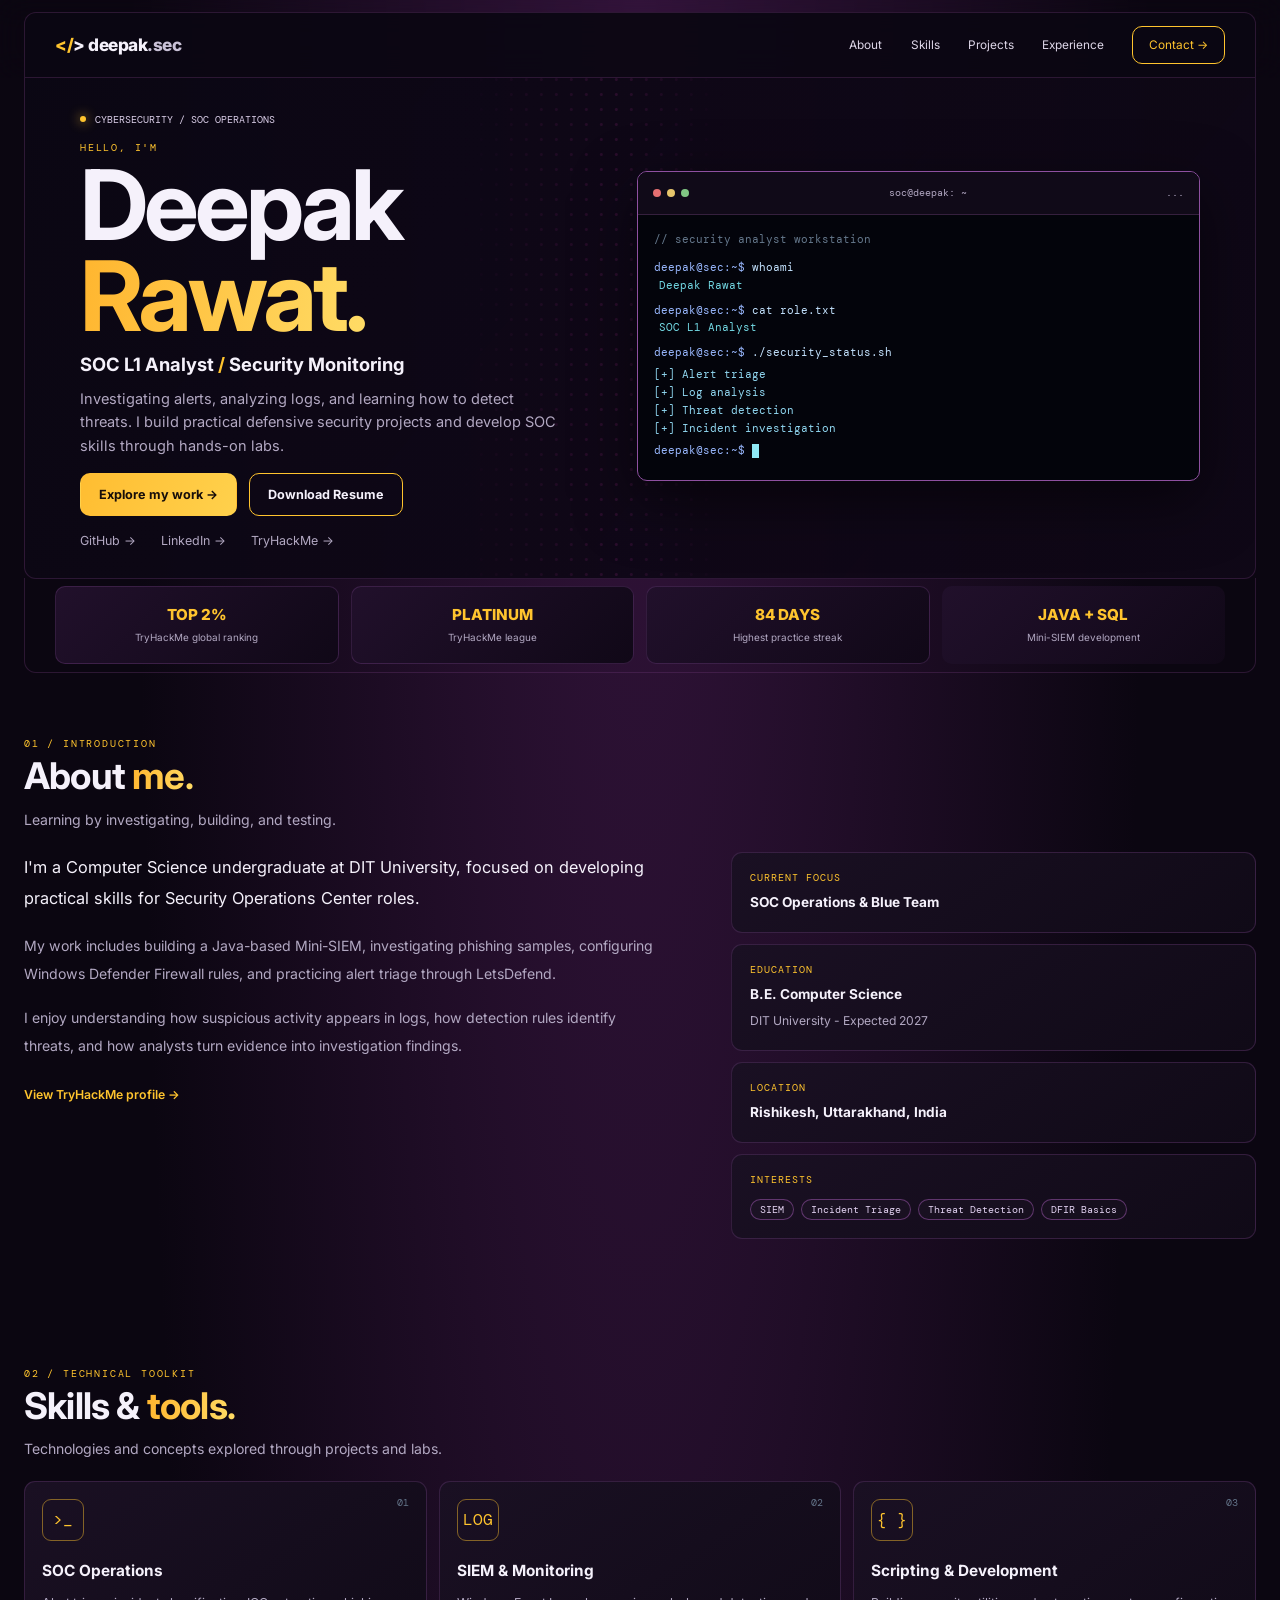
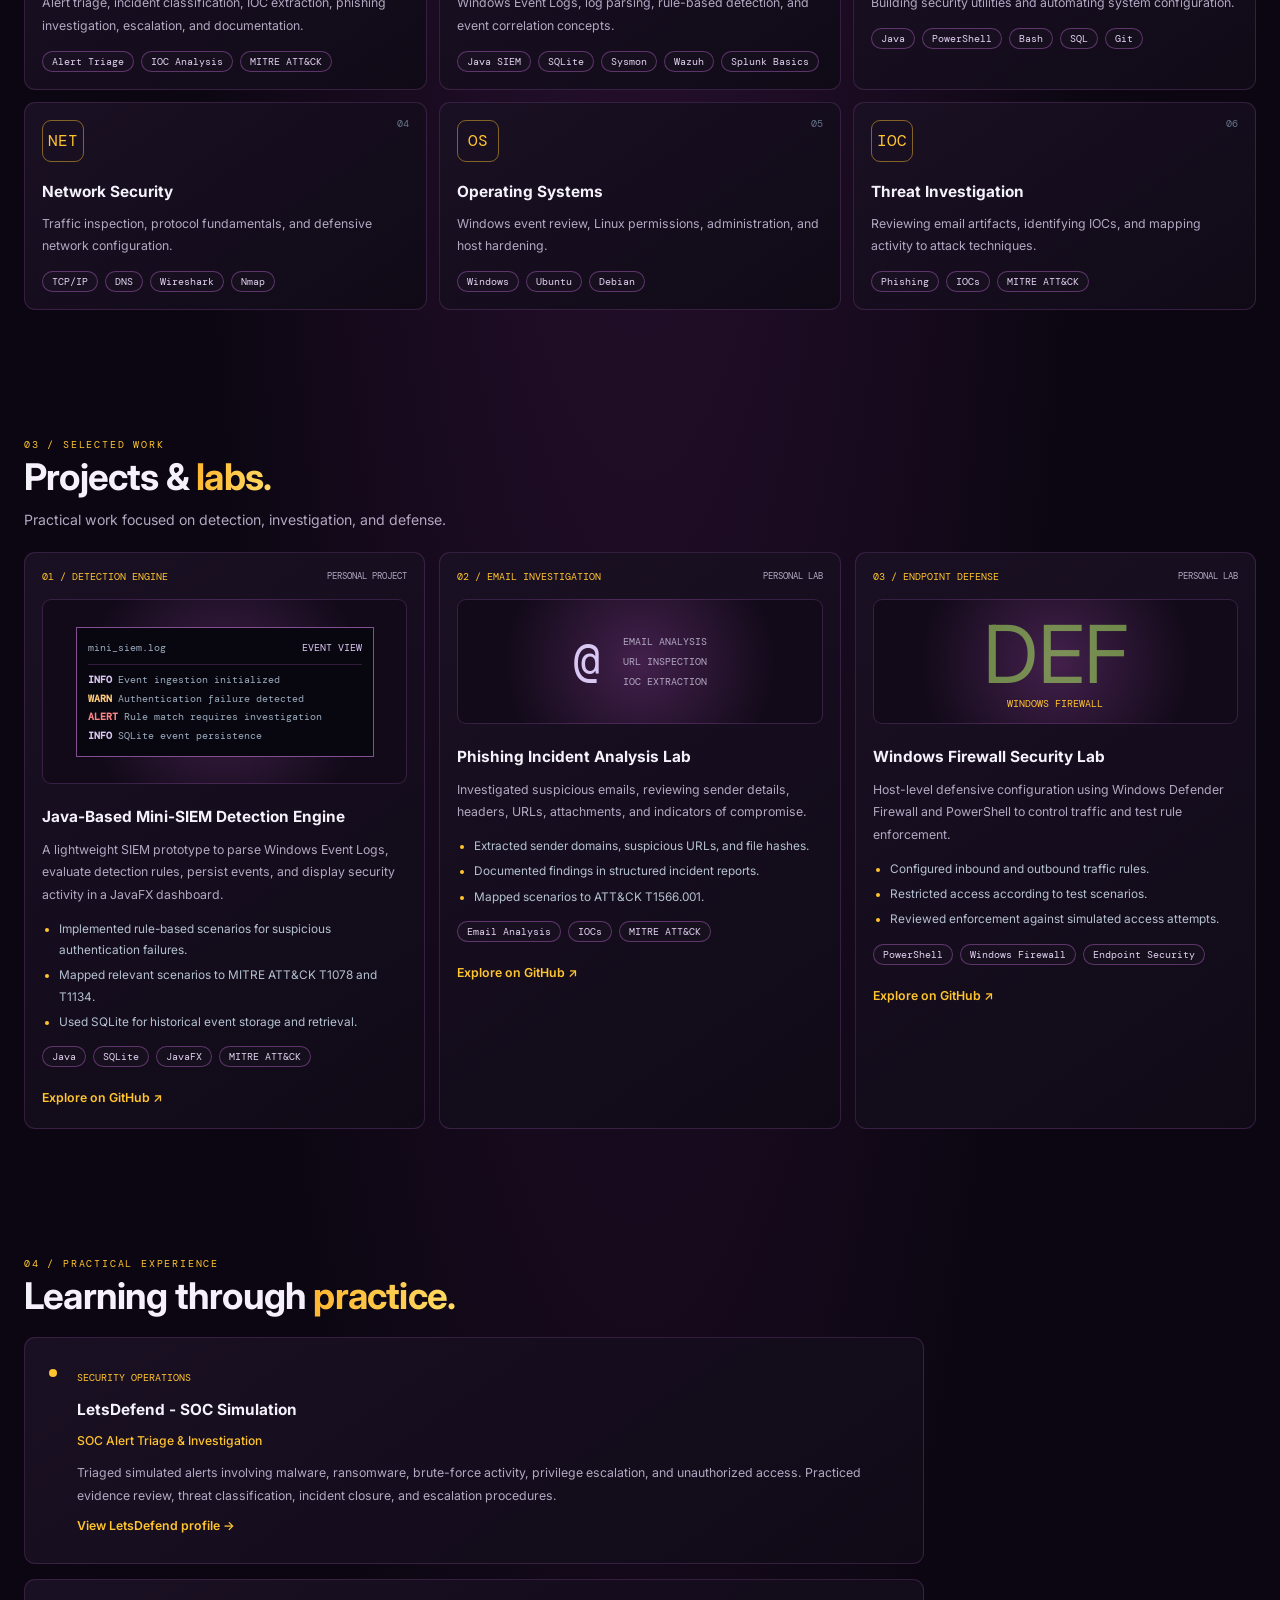
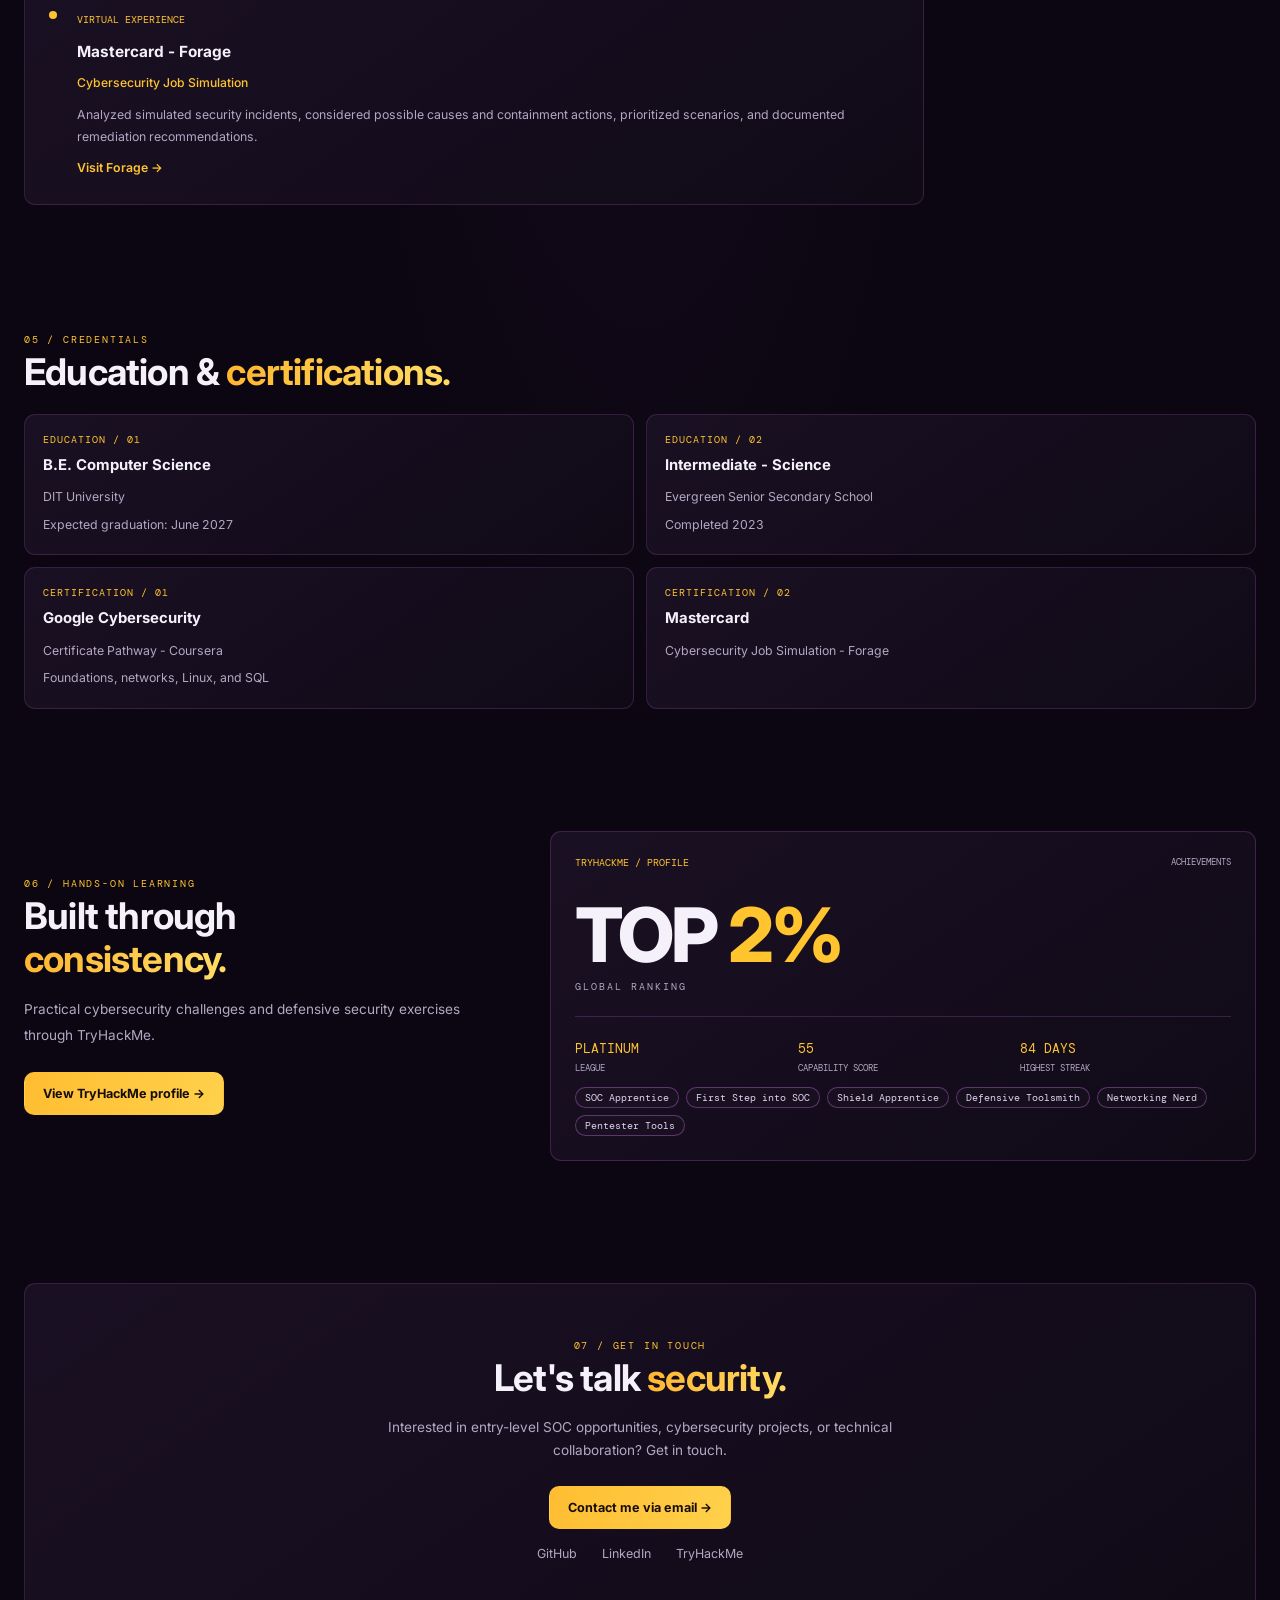
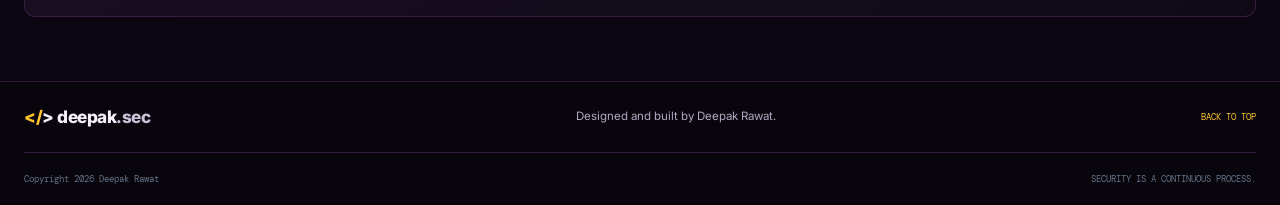
<file: index.html>
<!DOCTYPE html>
<html lang="en">
<head>
  <meta charset="UTF-8">
  <meta name="viewport" content="width=device-width, initial-scale=1.0">
  <meta name="theme-color" content="#080d13">
  <meta name="description" content="Explore Deepak Rawat's cybersecurity portfolio featuring SOC operations, security log analysis, a Java Mini-SIEM, phishing investigation, and defensive security labs.">
  <meta name="robots" content="index, follow">
  <link rel="canonical" href="https://deepak2652005.github.io/deepak-cybersecurity-portfolio/">

  <title>Deepak Rawat | Cybersecurity Portfolio</title>

  <meta property="og:type" content="website">
  <meta property="og:title" content="Deepak Rawat | Cybersecurity Portfolio">
  <meta property="og:description" content="SOC operations, security log analysis, threat investigation, and hands-on cybersecurity projects.">
  <meta property="og:url" content="https://deepak2652005.github.io/deepak-cybersecurity-portfolio/">
  <meta property="og:site_name" content="Deepak Rawat | Cybersecurity Portfolio">

  <meta name="twitter:card" content="summary">
  <meta name="twitter:title" content="Deepak Rawat | Cybersecurity Portfolio">
  <meta name="twitter:description" content="Explore SOC operations, security log analysis, phishing investigation, and defensive cybersecurity projects by Deepak Rawat.">

  <meta name="author" content="Deepak Rawat">
  <meta name="color-scheme" content="dark">

  <link rel="preconnect" href="https://fonts.googleapis.com">
  <link rel="preconnect" href="https://fonts.gstatic.com" crossorigin>
  <link href="https://fonts.googleapis.com/css2?family=DM+Mono:wght@400;500&family=Inter:wght@400;500;600;700;800&display=swap" rel="stylesheet">
  <link rel="stylesheet" href="style.css">

  <script type="application/ld+json">
  {
    "@context": "https://schema.org",
    "@type": "Person",
    "name": "Deepak Rawat",
    "url": "https://deepak2652005.github.io/deepak-cybersecurity-portfolio/",
    "jobTitle": "Cybersecurity Student | SOC Operations",
    "description": "Computer Science undergraduate building practical cybersecurity projects focused on security monitoring, log analysis, phishing investigation, and defensive security.",
    "sameAs": [
      "https://github.com/Deepak2652005",
      "https://linkedin.com/in/deepak-rawatcybersecurity",
      "https://tryhackme.com/p/deepakrt594"
    ]
  }
  </script>

  <script src="script.js" defer></script>
</head>
<body>
  <header class="header">
    <nav class="nav container">
      <a href="#home" class="logo">&lt;/&gt; deepak<span>.sec</span></a>
      <button id="menuToggle" class="menu-toggle" aria-label="Open menu" aria-expanded="false">Menu</button>
      <div id="navLinks" class="nav-links">
        <a href="#about">About</a>
        <a href="#skills">Skills</a>
        <a href="#projects">Projects</a>
        <a href="#experience">Experience</a>
        <a href="#contact" class="nav-cta">Contact -></a>
      </div>
    </nav>
  </header>

  <main>
    <section class="hero container" id="home">
      <div class="hero-copy">
        <div class="status"><i></i> CYBERSECURITY / SOC OPERATIONS</div>
        <p class="eyebrow">HELLO, I'M</p>
        <h1>Deepak<br><span class="gradient">Rawat.</span></h1>
        <h2>SOC L1 Analyst <b>/</b> Security Monitoring</h2>
        <p class="intro">
          Investigating alerts, analyzing logs, and learning how to detect threats.
          I build practical defensive security projects and develop SOC skills
          through hands-on labs.
        </p>

        <div class="actions">
          <a class="btn primary" href="#projects">Explore my work -></a>
          <a class="btn secondary" href="Resume.pdf" download="Deepak_Rawat_SOC_L1_Analyst_Resume.pdf">Download Resume</a>
        </div>

        <div class="socials">
          <a href="https://github.com/Deepak2652005" target="_blank" rel="noopener noreferrer">GitHub -></a>
          <a href="https://linkedin.com/in/deepak-rawatcybersecurity" target="_blank" rel="noopener noreferrer">LinkedIn -></a>
          <a href="https://tryhackme.com/p/deepakrt594" target="_blank" rel="noopener noreferrer">TryHackMe -></a>
        </div>
      </div>

      <div class="terminal">
        <div class="terminal-bar">
          <div class="dots"><i></i><i></i><i></i></div>
          <span>soc@deepak: ~</span><span>...</span>
        </div>
        <div class="terminal-body">
          <p class="comment">// security analyst workstation</p>
          <p><b>deepak@sec:~$</b> whoami</p>
          <p class="cyan">Deepak Rawat</p>
          <p><b>deepak@sec:~$</b> cat role.txt</p>
          <p class="cyan">SOC L1 Analyst</p>
          <p><b>deepak@sec:~$</b> ./security_status.sh</p>
          <div class="terminal-result">
            <p>[+] Alert triage</p>
            <p>[+] Log analysis</p>
            <p>[+] Threat detection</p>
            <p>[+] Incident investigation</p>
          </div>
          <p><b>deepak@sec:~$</b> <span class="cursor"></span></p>
        </div>
        <div class="terminal-footer">SYSTEM READY <span>UTF-8</span></div>
      </div>
    </section>

    <section class="stats">
      <div class="container stats-grid">
        <div><strong>TOP 2%</strong><span>TryHackMe global ranking</span></div>
        <div><strong>PLATINUM</strong><span>TryHackMe league</span></div>
        <div><strong>84 DAYS</strong><span>Highest practice streak</span></div>
        <div><strong>JAVA + SQL</strong><span>Mini-SIEM development</span></div>
      </div>
    </section>

    <section class="section container" id="about">
      <div class="section-heading">
        <p class="eyebrow">01 / INTRODUCTION</p>
        <h2>About <span class="gradient">me.</span></h2>
        <p>Learning by investigating, building, and testing.</p>
      </div>
      <div class="about-grid">
        <div class="about-copy">
          <p class="lead">I'm a Computer Science undergraduate at DIT University, focused on developing practical skills for Security Operations Center roles.</p>
          <p>My work includes building a Java-based Mini-SIEM, investigating phishing samples, configuring Windows Defender Firewall rules, and practicing alert triage through LetsDefend.</p>
          <p>I enjoy understanding how suspicious activity appears in logs, how detection rules identify threats, and how analysts turn evidence into investigation findings.</p>
          <a class="text-link" href="https://tryhackme.com/p/deepakrt594" target="_blank" rel="noopener noreferrer">View TryHackMe profile -></a>
        </div>
        <div class="info-list">
          <article><small>CURRENT FOCUS</small><strong>SOC Operations &amp; Blue Team</strong></article>
          <article><small>EDUCATION</small><strong>B.E. Computer Science</strong><p>DIT University - Expected 2027</p></article>
          <article><small>LOCATION</small><strong>Rishikesh, Uttarakhand, India</strong></article>
          <article><small>INTERESTS</small><div class="tags"><span>SIEM</span><span>Incident Triage</span><span>Threat Detection</span><span>DFIR Basics</span></div></article>
        </div>
      </div>
    </section>

    <section class="section alt" id="skills">
      <div class="container">
        <div class="section-heading">
          <p class="eyebrow">02 / TECHNICAL TOOLKIT</p>
          <h2>Skills &amp; <span class="gradient">tools.</span></h2>
          <p>Technologies and concepts explored through projects and labs.</p>
        </div>
        <div class="card-grid">
          <article class="card"><span class="card-index">01</span><div class="icon">&gt;_</div><h3>SOC Operations</h3><p>Alert triage, incident classification, IOC extraction, phishing investigation, escalation, and documentation.</p><div class="tags"><span>Alert Triage</span><span>IOC Analysis</span><span>MITRE ATT&amp;CK</span></div></article>
          <article class="card"><span class="card-index">02</span><div class="icon">LOG</div><h3>SIEM &amp; Monitoring</h3><p>Windows Event Logs, log parsing, rule-based detection, and event correlation concepts.</p><div class="tags"><span>Java SIEM</span><span>SQLite</span><span>Sysmon</span><span>Wazuh</span><span>Splunk Basics</span></div></article>
          <article class="card"><span class="card-index">03</span><div class="icon">{ }</div><h3>Scripting &amp; Development</h3><p>Building security utilities and automating system configuration.</p><div class="tags"><span>Java</span><span>PowerShell</span><span>Bash</span><span>SQL</span><span>Git</span></div></article>
          <article class="card"><span class="card-index">04</span><div class="icon">NET</div><h3>Network Security</h3><p>Traffic inspection, protocol fundamentals, and defensive network configuration.</p><div class="tags"><span>TCP/IP</span><span>DNS</span><span>Wireshark</span><span>Nmap</span></div></article>
          <article class="card"><span class="card-index">05</span><div class="icon">OS</div><h3>Operating Systems</h3><p>Windows event review, Linux permissions, administration, and host hardening.</p><div class="tags"><span>Windows</span><span>Ubuntu</span><span>Debian</span></div></article>
          <article class="card"><span class="card-index">06</span><div class="icon">IOC</div><h3>Threat Investigation</h3><p>Reviewing email artifacts, identifying IOCs, and mapping activity to attack techniques.</p><div class="tags"><span>Phishing</span><span>IOCs</span><span>MITRE ATT&amp;CK</span></div></article>
        </div>
      </div>
    </section>

    <section class="section container" id="projects">
      <div class="section-heading">
        <p class="eyebrow">03 / SELECTED WORK</p>
        <h2>Projects &amp; <span class="gradient">labs.</span></h2>
        <p>Practical work focused on detection, investigation, and defense.</p>
      </div>

      <div class="project-grid">
        <article class="project featured">
          <div class="project-meta"><span>01 / DETECTION ENGINE</span><small>PERSONAL PROJECT</small></div>
          <div class="project-art">
            <div class="log-window">
              <div>mini_siem.log <span>EVENT VIEW</span></div>
              <p><b>INFO</b> Event ingestion initialized</p>
              <p><b class="warn">WARN</b> Authentication failure detected</p>
              <p><b class="alert">ALERT</b> Rule match requires investigation</p>
              <p><b>INFO</b> SQLite event persistence</p>
            </div>
          </div>
          <h3>Java-Based Mini-SIEM Detection Engine</h3>
          <p>A lightweight SIEM prototype to parse Windows Event Logs, evaluate detection rules, persist events, and display security activity in a JavaFX dashboard.</p>
          <ul>
            <li>Implemented rule-based scenarios for suspicious authentication failures.</li>
            <li>Mapped relevant scenarios to MITRE ATT&amp;CK T1078 and T1134.</li>
            <li>Used SQLite for historical event storage and retrieval.</li>
          </ul>
          <div class="tags"><span>Java</span><span>SQLite</span><span>JavaFX</span><span>MITRE ATT&amp;CK</span></div>
          <a class="text-link" href="https://github.com/Deepak2652005/mini-siem" target="_blank" rel="noopener noreferrer">Explore on GitHub ↗</a>
        </article>

        <article class="project">
          <div class="project-meta"><span>02 / EMAIL INVESTIGATION</span><small>PERSONAL LAB</small></div>
          <div class="project-art phishing-art"><span class="mail-icon">@</span><span class="mail-lines">EMAIL ANALYSIS<br>URL INSPECTION<br>IOC EXTRACTION</span></div>
          <h3>Phishing Incident Analysis Lab</h3>
          <p>Investigated suspicious emails, reviewing sender details, headers, URLs, attachments, and indicators of compromise.</p>
          <ul>
            <li>Extracted sender domains, suspicious URLs, and file hashes.</li>
            <li>Documented findings in structured incident reports.</li>
            <li>Mapped scenarios to ATT&amp;CK T1566.001.</li>
          </ul>
          <div class="tags"><span>Email Analysis</span><span>IOCs</span><span>MITRE ATT&amp;CK</span></div>
          <a class="text-link" href="https://github.com/Deepak2652005/Phishing-Incident-Analysis-Lab" target="_blank" rel="noopener noreferrer">Explore on GitHub ↗</a>
        </article>

        <article class="project">
          <div class="project-meta"><span>03 / ENDPOINT DEFENSE</span><small>PERSONAL LAB</small></div>
          <div class="project-art firewall-art"><span>DEF</span><b>WINDOWS FIREWALL</b></div>
          <h3>Windows Firewall Security Lab</h3>
          <p>Host-level defensive configuration using Windows Defender Firewall and PowerShell to control traffic and test rule enforcement.</p>
          <ul>
            <li>Configured inbound and outbound traffic rules.</li>
            <li>Restricted access according to test scenarios.</li>
            <li>Reviewed enforcement against simulated access attempts.</li>
          </ul>
          <div class="tags"><span>PowerShell</span><span>Windows Firewall</span><span>Endpoint Security</span></div>
          <a class="text-link" href="https://github.com/Deepak2652005/Windows-Firewall-Security-Lab" target="_blank" rel="noopener noreferrer">Explore on GitHub ↗</a>
        </article>
      </div>
    </section>

    <section class="section alt" id="experience">
      <div class="container">
        <div class="section-heading">
          <p class="eyebrow">04 / PRACTICAL EXPERIENCE</p>
          <h2>Learning through <span class="gradient">practice.</span></h2>
        </div>
        <div class="experience-list">
          <article class="experience">
            <span class="timeline-dot"></span>
            <div><small>SECURITY OPERATIONS</small><h3>LetsDefend - SOC Simulation</h3><h4>SOC Alert Triage &amp; Investigation</h4>
              <p>Triaged simulated alerts involving malware, ransomware, brute-force activity, privilege escalation, and unauthorized access. Practiced evidence review, threat classification, incident closure, and escalation procedures.</p>
              <a class="text-link" href="https://letsdefend.io/user/Deepak575" target="_blank" rel="noopener noreferrer">View LetsDefend profile -></a>
            </div>
          </article>
          <article class="experience">
            <span class="timeline-dot"></span>
            <div><small>VIRTUAL EXPERIENCE</small><h3>Mastercard - Forage</h3><h4>Cybersecurity Job Simulation</h4>
              <p>Analyzed simulated security incidents, considered possible causes and containment actions, prioritized scenarios, and documented remediation recommendations.</p>
              <a class="text-link" href="https://www.theforage.com/" target="_blank" rel="noopener noreferrer">Visit Forage -></a>
            </div>
          </article>
        </div>
      </div>
    </section>

    <section class="section container" id="credentials">
      <div class="section-heading"><p class="eyebrow">05 / CREDENTIALS</p><h2>Education &amp; <span class="gradient">certifications.</span></h2></div>
      <div class="card-grid credentials">
        <article class="card"><small>EDUCATION / 01</small><h3>B.E. Computer Science</h3><p>DIT University</p><p>Expected graduation: June 2027</p></article>
        <article class="card"><small>EDUCATION / 02</small><h3>Intermediate - Science</h3><p>Evergreen Senior Secondary School</p><p>Completed 2023</p></article>
        <article class="card"><small>CERTIFICATION / 01</small><h3>Google Cybersecurity</h3><p>Certificate Pathway - Coursera</p><p>Foundations, networks, Linux, and SQL</p></article>
        <article class="card"><small>CERTIFICATION / 02</small><h3>Mastercard</h3><p>Cybersecurity Job Simulation - Forage</p></article>
      </div>
    </section>

    <section class="achievement-section">
      <div class="container achievement-grid">
        <div><p class="eyebrow">06 / HANDS-ON LEARNING</p><h2>Built through<br><span class="gradient">consistency.</span></h2><p class="achievement-copy">Practical cybersecurity challenges and defensive security exercises through TryHackMe.</p><a class="btn primary" href="https://tryhackme.com/p/deepakrt594" target="_blank" rel="noopener noreferrer">View TryHackMe profile -></a></div>
        <div class="rank-panel">
          <div class="project-meta"><span>TRYHACKME / PROFILE</span><small>ACHIEVEMENTS</small></div>
          <div class="big-rank">TOP <span>2%</span></div><p class="rank-caption">GLOBAL RANKING</p><hr>
          <div class="rank-stats"><div><b>PLATINUM</b><span>LEAGUE</span></div><div><b>55</b><span>CAPABILITY SCORE</span></div><div><b>84 DAYS</b><span>HIGHEST STREAK</span></div></div>
          <div class="tags"><span>SOC Apprentice</span><span>First Step into SOC</span><span>Shield Apprentice</span><span>Defensive Toolsmith</span><span>Networking Nerd</span><span>Pentester Tools</span></div>
        </div>
      </div>
    </section>

    <section class="section container" id="contact">
      <div class="contact-box">
        <p class="eyebrow">07 / GET IN TOUCH</p>
        <h2>Let's talk <span class="gradient">security.</span></h2>
        <p>Interested in entry-level SOC opportunities, cybersecurity projects, or technical collaboration? Get in touch.</p>
        <a class="btn primary" href="mailto:deepakrwt594@gmail.com">Contact me via email -></a>
        <div class="socials centered"><a href="https://github.com/Deepak2652005" target="_blank" rel="noopener noreferrer">GitHub</a><a href="https://linkedin.com/in/deepak-rawatcybersecurity" target="_blank" rel="noopener noreferrer">LinkedIn</a><a href="https://tryhackme.com/p/deepakrt594" target="_blank" rel="noopener noreferrer">TryHackMe</a></div>
      </div>
    </section>
  </main>

  <footer class="footer">
    <div class="container footer-top"><a href="#home" class="logo">&lt;/&gt; deepak<span>.sec</span></a><p>Designed and built by Deepak Rawat.</p><a href="#home">BACK TO TOP</a></div>
    <div class="container footer-bottom"><span>Copyright <span id="year"></span> Deepak Rawat</span><span>SECURITY IS A CONTINUOUS PROCESS.</span></div>
  </footer>
  <div class="toast" id="toast" role="status" aria-live="polite"></div>
</body>
</html>
</file>
<file: style.css>
:root {
  --bg: #080d13;
  --surface: #101923;
  --surface2: #0c141d;
  --green: #b8ff65;
  --cyan: #50e6e0;
  --text: #eaf0f6;
  --muted: #94a3b5;
  --border: rgba(156,183,208,.15);
  --mono: "DM Mono", monospace;
  --sans: "Inter", sans-serif;
  --max: 1120px;
}

* { box-sizing: border-box; margin: 0; padding: 0; }
html { scroll-behavior: smooth; scroll-padding-top: 85px; }
body {
  background: var(--bg);
  color: var(--text);
  font-family: var(--sans);
  line-height: 1.7;
  overflow-x: hidden;
}
a { color: inherit; text-decoration: none; }
button { font: inherit; cursor: pointer; }
a:focus-visible, button:focus-visible { outline: 2px solid var(--cyan); outline-offset: 4px; }
::selection { background: var(--green); color: #08100a; }
.container { width: min(var(--max), calc(100% - 48px)); margin: auto; }
.gradient { background: linear-gradient(100deg,var(--green),var(--cyan)); background-clip: text; -webkit-background-clip: text; color: transparent; }
.header { position: sticky; top: 0; z-index: 20; background: #080d13ed; backdrop-filter: blur(16px); border-bottom: 1px solid var(--border); }
.nav { min-height: 72px; display: flex; align-items: center; justify-content: space-between; gap: 24px; }
.logo { font-size: 1.08rem; font-weight: 800; letter-spacing: -.5px; white-space: nowrap; }
.logo span { color: var(--green); }
.nav-links { display: flex; align-items: center; gap: 25px; }
.nav-links a { color: var(--muted); font-size: .79rem; }
.nav-links a:hover { color: var(--green); }
.nav-links .nav-cta { padding: 8px 12px; border: 1px solid #b8ff6550; border-radius: 5px; color: var(--green); }
.menu-toggle { display: none; background: var(--surface); border: 1px solid var(--border); color: var(--green); padding: 8px 11px; border-radius: 5px; }

.hero { min-height: 650px; padding-top: 90px; padding-bottom: 90px; display: grid; grid-template-columns: 1.05fr .95fr; align-items: center; gap: 55px; }
.status { display: inline-flex; align-items: center; gap: 9px; padding: 7px 12px; border: 1px solid var(--border); border-radius: 25px; color: var(--muted); font: .63rem var(--mono); margin-bottom: 28px; }
.status i, .project-meta small i { display: inline-block; width: 6px; height: 6px; border-radius: 50%; background: var(--green); }
.eyebrow { color: var(--green); font: .7rem var(--mono); letter-spacing: 1.8px; margin-bottom: 13px; }
.hero h1 { font-size: clamp(4rem,8vw,6.4rem); line-height: .98; letter-spacing: -5px; margin-bottom: 23px; }
.hero h2 { font-size: clamp(1rem,1.8vw,1.2rem); line-height: 1.5; }
.hero h2 b { color: var(--green); }
.intro { max-width: 510px; margin-top: 18px; color: var(--muted); font-size: .91rem; line-height: 1.9; }
.actions { display: flex; flex-wrap: wrap; gap: 12px; margin-top: 28px; }
.btn { display: inline-flex; align-items: center; justify-content: center; gap: 10px; min-height: 45px; padding: 11px 16px; border: 1px solid transparent; border-radius: 5px; font-size: .79rem; font-weight: 700; transition: transform .2s, background .2s; }
.btn:hover { transform: translateY(-3px); }
.primary { background: var(--green); color: #0b1207; }
.primary:hover { background: #d0ff9e; }
.secondary { background: var(--surface); border-color: var(--border); color: var(--text); }
.secondary:hover { border-color: var(--cyan); }
.socials { display: flex; flex-wrap: wrap; gap: 24px; margin-top: 30px; }
.socials a { font: .72rem var(--mono); color: var(--muted); }
.socials a:hover { color: var(--cyan); }

.terminal { background: #0b1119; border: 1px solid #263746; border-radius: 9px; overflow: hidden; box-shadow: 0 30px 80px #0005; }
.terminal-bar { display: flex; justify-content: space-between; align-items: center; height: 43px; padding: 0 15px; border-bottom: 1px solid var(--border); color: var(--muted); font: .65rem var(--mono); }
.dots { display: flex; gap: 6px; }
.dots i { width: 8px; height: 8px; border-radius: 50%; background: #e56f71; }
.dots i:nth-child(2) { background: #e6c56b; }
.dots i:nth-child(3) { background: #81c784; }
.terminal-body { padding: 22px; min-height: 295px; font: .7rem/2 var(--mono); }
.terminal-body b { color: var(--green); font-weight: 400; }
.comment { color: #65788c; margin-bottom: 10px; }
.cyan { color: var(--cyan); padding-left: 5px; margin-bottom: 7px; }
.terminal-result { margin: 8px 0 14px; padding: 7px 12px; border-left: 1px solid var(--green); background: #b8ff6508; color: #b9c6d5; }
.cursor { display: inline-block; width: 7px; height: 14px; background: var(--green); vertical-align: middle; animation: blink 1s step-end infinite; }
.terminal-footer { display: flex; justify-content: space-between; padding: 8px 14px; border-top: 1px solid var(--border); color: var(--muted); font: .58rem var(--mono); }

.stats { background: #0f1720; border-block: 1px solid var(--border); }
.stats-grid { display: grid; grid-template-columns: repeat(4,1fr); }
.stats-grid div { min-height: 108px; display: flex; flex-direction: column; justify-content: center; align-items: center; gap: 5px; text-align: center; padding: 12px; border-right: 1px solid var(--border); }
.stats-grid div:last-child { border: 0; }
.stats strong { color: var(--green); font: .95rem var(--mono); }
.stats span { color: var(--muted); font-size: .69rem; }

.section { padding-block: 95px; }
.alt { background: #0c131c; border-block: 1px solid var(--border); }
.section-heading { margin-bottom: 36px; }
.section-heading h2, .achievement-grid h2, .contact-box h2 { font-size: clamp(2rem,4.5vw,3rem); line-height: 1.15; letter-spacing: -1.5px; }
.section-heading > p:last-child { margin-top: 10px; color: var(--muted); font-size: .88rem; }
.about-grid { display: grid; grid-template-columns: 1.1fr .9fr; gap: 65px; }
.about-copy p { color: var(--muted); font-size: .88rem; line-height: 1.95; margin-bottom: 17px; }
.about-copy .lead { color: var(--text); font-size: 1.02rem; }
.text-link { display: inline-flex; gap: 8px; color: var(--green); font-size: .77rem; font-weight: 600; margin-top: 9px; }
.text-link:hover { color: var(--cyan); }
.info-list { display: grid; gap: 11px; }
.info-list article, .credentials .card { padding: 18px; background: var(--surface); border: 1px solid var(--border); border-radius: 7px; }
.info-list small, .credentials small { display: block; color: var(--cyan); font: .61rem var(--mono); letter-spacing: 1px; margin-bottom: 7px; }
.info-list strong { display: block; font-size: .85rem; }
.info-list p, .credentials p { color: var(--muted); font-size: .76rem; margin-top: 5px; }
.tags { display: flex; flex-wrap: wrap; gap: 7px; margin-top: 13px; }
.tags span { padding: 4px 8px; border: 1px solid var(--border); border-radius: 4px; color: #afbdcd; background: #ffffff04; font: .62rem var(--mono); }

.card-grid { display: grid; grid-template-columns: repeat(3,minmax(0,1fr)); gap: 15px; }
.card { position: relative; min-height: 225px; padding: 22px; background: var(--surface); border: 1px solid var(--border); border-radius: 9px; transition: transform .2s,border-color .2s; }
.card:hover, .project:hover { transform: translateY(-4px); border-color: #b8ff6560; }
.card-index { position: absolute; top: 14px; right: 17px; color: #64758a; font: .65rem var(--mono); }
.icon { display: grid; place-items: center; width: 42px; height: 42px; margin-bottom: 17px; border: 1px solid #50e6e040; border-radius: 7px; color: var(--cyan); font: 1rem var(--mono); }
.card h3, .project h3, .experience h3 { font-size: .96rem; margin-bottom: 8px; }
.card p, .project > p, .experience p { color: var(--muted); font-size: .77rem; line-height: 1.85; }

.project-grid { display: grid; grid-template-columns: repeat(2,minmax(0,1fr)); gap: 19px; }
.project { min-width: 0; padding: 22px; background: var(--surface); border: 1px solid var(--border); border-radius: 9px; transition: transform .2s,border-color .2s; }
.project.featured { grid-column: 1/-1; }
.project-meta { display: flex; justify-content: space-between; flex-wrap: wrap; gap: 10px; margin-bottom: 16px; }
.project-meta > span { color: var(--cyan); font: .61rem var(--mono); }
.project-meta small { color: var(--muted); font: .57rem var(--mono); }
.project-art { min-height: 165px; display: flex; justify-content: center; align-items: center; overflow: hidden; margin-bottom: 20px; border: 1px solid var(--border); border-radius: 6px; background: radial-gradient(circle,#50e6e012,transparent 65%),#0a1119; }
.featured .project-art { min-height: 185px; }
.log-window { width: 82%; padding: 11px; background: #080d13cc; border: 1px solid #50e6e033; color: #9bacbf; font: .61rem/1.9 var(--mono); }
.log-window > div { display: flex; justify-content: space-between; gap: 8px; padding-bottom: 7px; border-bottom: 1px solid var(--border); margin-bottom: 6px; }
.log-window > div span, .log-window b { color: var(--cyan); }
.log-window .warn { color: #ffcc7b; }
.log-window .alert { color: #ff8585; }
.project ul { padding-left: 17px; margin: 12px 0; color: #b4c1d0; font-size: .74rem; line-height: 1.8; }
.project li { margin-bottom: 4px; }
.project li::marker { color: var(--green); }
.project .tags { margin-bottom: 12px; }
.mail-icon { color: var(--cyan); font: 3rem var(--mono); }
.mail-lines { margin-left: 22px; color: var(--muted); font: .62rem/2 var(--mono); }
.firewall-art { flex-direction: column; gap: 3px; }
.firewall-art span { color: #b8ff6580; font-size: 5rem; line-height: 1; }
.firewall-art b { color: var(--green); font: .65rem var(--mono); }
.note { color: var(--muted); font-size: .7rem; margin-top: 16px; }

.experience-list { display: grid; gap: 15px; max-width: 900px; }
.experience { display: grid; grid-template-columns: 10px 1fr; gap: 18px; padding: 24px; background: var(--surface); border: 1px solid var(--border); border-radius: 8px; }
.timeline-dot { width: 8px; height: 8px; margin-top: 7px; border-radius: 50%; background: var(--green); }
.experience small { color: var(--cyan); font: .62rem var(--mono); }
.experience h3 { margin-top: 8px; }
.experience h4 { color: var(--green); font-size: .76rem; font-weight: 500; margin-bottom: 10px; }
.credentials { grid-template-columns: repeat(2,minmax(0,1fr)); }
.credentials .card { min-height: 0; }
.credentials h3 { font-size: .93rem; }

.achievement-section { padding-block: 85px; background: #0c121b; border-block: 1px solid var(--border); }
.achievement-grid { display: grid; grid-template-columns: .8fr 1.2fr; gap: 55px; align-items: center; }
.achievement-grid h2 { margin-bottom: 17px; }
.achievement-copy { color: var(--muted); font-size: .85rem; line-height: 1.9; margin-bottom: 23px; }
.rank-panel { padding: 24px; background: var(--surface); border: 1px solid #b8ff6535; border-radius: 9px; }
.big-rank { margin-top: 28px; font-size: clamp(3rem,6vw,4.7rem); font-weight: 800; letter-spacing: -3px; line-height: 1; }
.big-rank span { color: var(--green); }
.rank-caption { color: var(--muted); font: .63rem var(--mono); letter-spacing: 2px; margin-top: 8px; }
.rank-panel hr { border: 0; border-top: 1px solid var(--border); margin: 23px 0; }
.rank-stats { display: grid; grid-template-columns: repeat(3,1fr); gap: 12px; }
.rank-stats div { display: flex; flex-direction: column; gap: 5px; }
.rank-stats b { color: var(--cyan); font: .8rem var(--mono); }
.rank-stats span { color: var(--muted); font: .54rem var(--mono); }

.contact-box { padding: 55px 22px; text-align: center; background: radial-gradient(ellipse at center,#50e6e00b,transparent 60%),var(--surface); border: 1px solid var(--border); border-radius: 10px; }
.contact-box > p:not(.eyebrow) { max-width: 540px; margin: 16px auto 24px; color: var(--muted); font-size: .85rem; }
.centered { justify-content: center; }
.footer { background: #070a0f; border-top: 1px solid var(--border); }
.footer-top, .footer-bottom { display: flex; justify-content: space-between; align-items: center; gap: 18px; padding-block: 20px; }
.footer-top p { color: var(--muted); font-size: .72rem; }
.footer-top > a:last-child { color: var(--green); font: .59rem var(--mono); }
.footer-bottom { border-top: 1px solid var(--border); color: #657386; font: .57rem var(--mono); }
.toast { position: fixed; right: 20px; bottom: 20px; z-index: 50; max-width: calc(100% - 40px); padding: 12px 16px; background: #111c27; border: 1px solid #b8ff6540; border-radius: 6px; font-size: .78rem; opacity: 0; transform: translateY(8px); pointer-events: none; transition: .2s; }
.toast.show { opacity: 1; transform: translateY(0); }
@keyframes blink { 50% { opacity: 0; } }

@media (max-width: 950px) {
  .hero { gap: 30px; }
  .nav-links { gap: 15px; }
  .about-grid, .achievement-grid { gap: 30px; }
  .card-grid { grid-template-columns: repeat(2,minmax(0,1fr)); }
}
@media (max-width: 760px) {
  .container { width: calc(100% - 36px); }
  .section { padding-block: 70px; }
  .menu-toggle { display: block; }
  .nav-links { position: fixed; top: 72px; left: 0; right: 0; bottom: 0; display: flex; flex-direction: column; align-items: stretch; gap: 0; padding: 22px; background: #080d13fa; transform: translateX(100%); visibility: hidden; transition: .25s; }
  .nav-links.open { transform: translateX(0); visibility: visible; }
  .nav-links a { padding: 15px 4px; border-bottom: 1px solid var(--border); font-size: .95rem; }
  .nav-links .nav-cta { margin-top: 15px; text-align: center; }
  .hero { min-height: 0; grid-template-columns: 1fr; padding-top: 65px; padding-bottom: 70px; gap: 45px; }
  .hero h1 { font-size: clamp(4rem,14vw,5.7rem); }
  .stats-grid { grid-template-columns: repeat(2,1fr); }
  .stats-grid div { min-height: 95px; border-bottom: 1px solid var(--border); }
  .stats-grid div:nth-child(2) { border-right: 0; }
  .stats-grid div:nth-child(3), .stats-grid div:nth-child(4) { border-bottom: 0; }
  .about-grid, .achievement-grid { grid-template-columns: 1fr; gap: 30px; }
  .project-grid { grid-template-columns: 1fr; }
  .project.featured { grid-column: auto; }
}
@media (max-width: 480px) {
  .container { width: calc(100% - 30px); }
  .section { padding-block: 58px; }
  .hero { padding-top: 50px; gap: 35px; }
  .hero h1 { font-size: 3.9rem; letter-spacing: -3px; }
  .hero h2 { font-size: .9rem; }
  .intro { font-size: .84rem; }
  .actions { flex-direction: column; }
  .actions .btn { width: 100%; }
  .socials { gap: 15px; }
  .terminal-body { padding: 17px 12px; font-size: .62rem; }
  .card-grid, .credentials { grid-template-columns: 1fr; }
  .card { min-height: 0; }
  .project { padding: 17px; }
  .project-meta > span { font-size: .55rem; }
  .log-window { font-size: .54rem; }
  .experience { padding: 18px 13px; gap: 12px; }
  .rank-panel { padding: 18px; }
  .rank-stats { grid-template-columns: 1fr; gap: 13px; }
  .rank-stats div { flex-direction: row; justify-content: space-between; }
  .footer-top { flex-wrap: wrap; }
  .footer-top p { order: 3; width: 100%; }
  .footer-bottom { align-items: flex-start; flex-direction: column; }
}
@media (prefers-reduced-motion: reduce) {
  *, *::before, *::after { scroll-behavior: auto !important; animation-duration: .01ms !important; transition-duration: .01ms !important; }
}

/* Deep aubergine and warm gold portfolio skin */
:root { --bg:#100817; --surface:#160d20; --surface2:#12091a; --green:#ffc42e; --cyan:#d9c7f3; --text:#f5f1fb; --muted:#b2a8c2; --border:rgba(190,111,218,.22); --max:1320px; }
body { background: radial-gradient(ellipse at 50% 0%,#32133a 0,transparent 56%),#0b0611; }
.header { position:relative; background:transparent; border:0; padding-top:12px; }
.nav { min-height:66px; padding:0 30px; border:1px solid #6f3b7955; border-radius:12px 12px 0 0; background:#0b0713eF; }
.logo { color:#f5f1fb; } .logo span { color:#c9c1d7; } .logo::first-letter { color:var(--green); }
.nav-links { gap:clamp(14px,2.2vw,32px); } .nav-links a { color:#ded6e8; font-size:.74rem; }
.nav-links a:hover,.nav-links .home-link { color:var(--green); }
.nav-links .nav-cta { border-color:var(--green); border-radius:10px; padding:8px 16px; color:var(--green); }
.hero { width:min(var(--max),calc(100% - 48px)); min-height:475px; padding:25px clamp(28px,4.3vw,58px) 30px; grid-template-columns:.95fr 1.05fr; gap:48px; background:linear-gradient(130deg,#0b0714f5,#100817eF); border:1px solid #6f3b7955; border-top:0; border-radius:0 0 12px 12px; position:relative; overflow:hidden; }
.hero::before { content:""; position:absolute; inset:0; pointer-events:none; opacity:.5; background:radial-gradient(circle at 42% 10%,#dc37ba44 1px,transparent 2px); background-size:15px 15px; mask-image:linear-gradient(90deg,transparent 35%,#000 48%,transparent 57%); }
.hero-copy,.terminal { position:relative; z-index:1; }
.status { border:0; border-radius:0; padding:0; margin-bottom:15px; color:#d9cde7; font-size:.62rem; }
.status i { background:var(--green); box-shadow:0 0 12px #ffc42e; }
.hero h1 { font-size:clamp(4.3rem,7.6vw,6.1rem); letter-spacing:-4px; line-height:.94; margin-bottom:10px; }
.gradient { background:linear-gradient(100deg,#ffb52e,#ffdc66); background-clip:text; -webkit-background-clip:text; }
.hero h2 { font-size:clamp(.9rem,1.45vw,1.15rem); line-height:1.45; }
.hero h2 b { color:var(--green); } .intro { max-width:480px; margin-top:10px; line-height:1.6; }
.actions { margin-top:15px; gap:12px; } .btn { border-radius:10px; min-height:42px; padding:10px 18px; }
.primary { background:linear-gradient(110deg,#ffbd31,#ffd14c); color:#170e0a; } .secondary { background:transparent; border-color:var(--green); }
.socials { margin-top:17px; gap:25px; } .socials a { font: .78rem var(--sans); }
.terminal { background:#03040b; border:1px solid #8e50a0; border-radius:10px; box-shadow:0 20px 60px #0008; }
.terminal-bar { background:#100a18; border-color:#35203e; }
.terminal-body { min-height:265px; padding:16px; font-size:.68rem; line-height:1.65; color:#c4e3ff; }
.terminal-body b { color:#99b8ff; } .cyan { color:#73d9e4; } .terminal-result { border:0; background:none; color:#91d8f2; padding:0; margin:4px 0; }
.cursor { background:#8fe9f5; }
.terminal-footer { display:none; }
.stats { width:min(var(--max),calc(100% - 48px)); margin:-1px auto 0; background:transparent; border:1px solid #6f3b7955; border-top:0; border-radius:0 0 12px 12px; }
.stats-grid div { min-height:78px; border:1px solid #8e50a044; border-radius:10px; margin:8px 6px; background:linear-gradient(135deg,#21102b,#100817); }
.stats-grid { grid-template-columns:repeat(4,1fr); }
.stats strong { color:var(--green); font-family:var(--sans); font-weight:800; } .stats span { font-size:.62rem; }
.section { padding-block:64px; } .alt { background:transparent; border:0; }
.section-heading { margin-bottom:20px; } .section-heading h2,.achievement-grid h2,.contact-box h2 { font-size:clamp(1.7rem,3vw,2.3rem); letter-spacing:-.8px; }
.eyebrow { color:var(--green); font-size:.62rem; margin-bottom:5px; }
.card,.project,.experience,.info-list article,.credentials .card,.rank-panel,.contact-box { background:linear-gradient(145deg,#1a1023,#100a17); border-color:#79428655; border-radius:11px; }
.card { min-height:175px; padding:17px; } .card:hover,.project:hover { border-color:#ffc42e88; }
.icon { border-color:#ffc42e77; color:var(--green); border-radius:9px; }
.tags span { border-color:#b162c477; border-radius:20px; color:#e3d3f2; padding:3px 9px; }
.card-grid { gap:12px; } .project-grid { grid-template-columns:repeat(3,minmax(0,1fr)); gap:14px; }
.project.featured { grid-column:auto; } .project { padding:17px; }
.project-art { min-height:125px; background:radial-gradient(circle at 50% 50%,#43204c,#120a19 70%); border-radius:9px; }
.log-window { border-color:#825092; background:#08060e; }
.project-meta > span,.experience small,.info-list small,.credentials small { color:var(--green); }
.project li::marker,.text-link { color:var(--green); }
.achievement-section { padding-block:58px; background:transparent; border:0; }
.rank-panel { border-color:#79428666; } .big-rank span,.rank-stats b { color:var(--green); }
.footer { background:#08050d; border-color:var(--border); }
@media(max-width:950px) { .hero { grid-template-columns:1fr 1fr; gap:25px; } .project-grid { grid-template-columns:repeat(2,minmax(0,1fr)); } }
@media(max-width:760px) { .header { padding-top:6px; } .nav { padding:0 14px; border-radius:10px 10px 0 0; } .hero { width:calc(100% - 36px); padding:32px 22px; } .stats { width:calc(100% - 36px); } .nav-links { background:#100817fa; } .project-grid { grid-template-columns:1fr; } }
@media(max-width:480px) { .hero { width:calc(100% - 30px); } .stats { width:calc(100% - 30px); } .stats-grid div { margin:5px; } }
</file>
